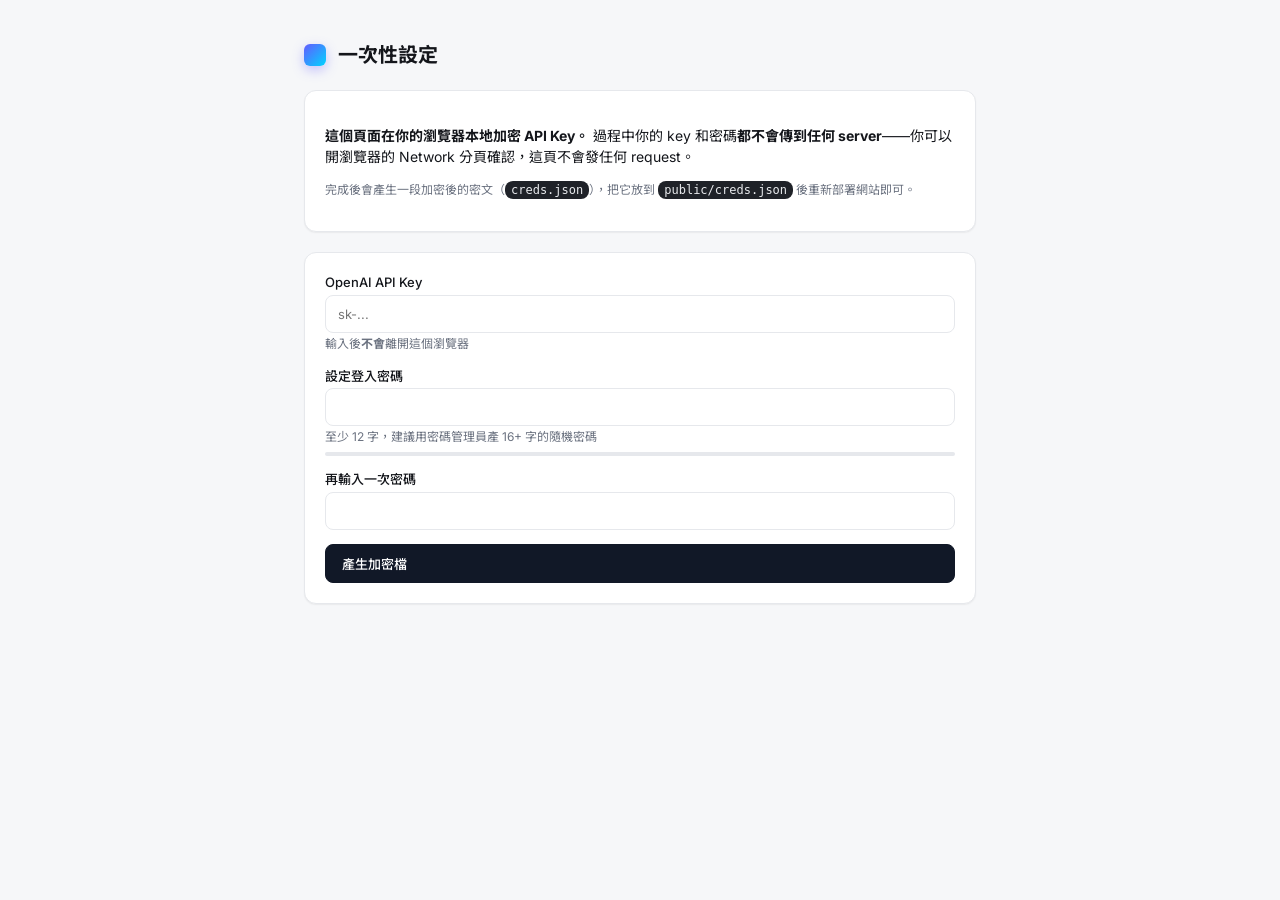
<file: public/setup.html>
<!DOCTYPE html>
<html lang="zh-Hant">
<head>
  <meta charset="UTF-8" />
  <meta name="viewport" content="width=device-width, initial-scale=1.0" />
  <title>一次性設定 · 批次照片去背</title>
  <link rel="preconnect" href="https://fonts.googleapis.com" />
  <link rel="preconnect" href="https://fonts.gstatic.com" crossorigin />
  <link href="https://fonts.googleapis.com/css2?family=Inter:wght@400;500;600;700&family=Noto+Sans+TC:wght@400;500;600;700&display=swap" rel="stylesheet" />
  <link rel="stylesheet" href="style.css" />
  <style>
    .setup-wrap {
      max-width: 720px;
      margin: 0 auto;
      padding: 40px 24px;
      display: flex;
      flex-direction: column;
      gap: 20px;
    }
    .setup-wrap h2 { margin: 0; font-size: 20px; }
    .setup-wrap p, .setup-wrap li { color: var(--text); }
    .setup-wrap .muted { color: var(--text-muted); }
    .setup-wrap pre, .setup-wrap code {
      background: #1f2228;
      color: #e8eaed;
      padding: 12px 14px;
      border-radius: 8px;
      font-family: ui-monospace, SFMono-Regular, "SF Mono", Menlo, monospace;
      font-size: 12px;
      overflow-x: auto;
      white-space: pre-wrap;
      word-break: break-all;
    }
    .setup-wrap code { padding: 2px 6px; }
    .setup-wrap form { display: flex; flex-direction: column; gap: 14px; }
    .setup-wrap form label { font-weight: 500; }
    .setup-wrap textarea#output {
      width: 100%;
      min-height: 220px;
      font-family: ui-monospace, SFMono-Regular, monospace;
      font-size: 12px;
    }
    .setup-wrap .row { display: flex; gap: 8px; flex-wrap: wrap; }
    .pw-meter {
      height: 4px;
      background: #e6e8ec;
      border-radius: 2px;
      overflow: hidden;
      margin-top: 4px;
    }
    .pw-meter > div {
      height: 100%;
      width: 0;
      transition: width 0.2s, background 0.2s;
    }
  </style>
</head>
<body>
  <div class="setup-wrap">
    <header class="brand">
      <span class="logo-dot"></span>
      <h2>一次性設定</h2>
    </header>

    <div class="card">
      <p><strong>這個頁面在你的瀏覽器本地加密 API Key。</strong> 過程中你的 key 和密碼<strong>都不會傳到任何 server</strong>——你可以開瀏覽器的 Network 分頁確認，這頁不會發任何 request。</p>
      <p class="muted">完成後會產生一段加密後的密文（<code>creds.json</code>），把它放到 <code>public/creds.json</code> 後重新部署網站即可。</p>
    </div>

    <div class="card">
      <form id="setupForm">
        <label>
          OpenAI API Key
          <input type="password" id="apiKey" required placeholder="sk-..." autocomplete="off" />
          <span class="hint muted">輸入後<strong>不會</strong>離開這個瀏覽器</span>
        </label>

        <label>
          設定登入密碼
          <input type="password" id="password" required minlength="12" autocomplete="new-password" />
          <span class="hint muted">至少 12 字，建議用密碼管理員產 16+ 字的隨機密碼</span>
          <div class="pw-meter"><div id="pwMeter"></div></div>
        </label>

        <label>
          再輸入一次密碼
          <input type="password" id="passwordConfirm" required minlength="12" autocomplete="new-password" />
        </label>

        <button type="submit" class="primary-btn" id="generateBtn">產生加密檔</button>
      </form>
    </div>

    <div id="resultCard" class="card" hidden>
      <h3 style="margin-top:0">✅ 加密完成</h3>
      <p>把下面這段內容存成 <code>public/creds.json</code>（取代現有的）：</p>
      <textarea id="output" readonly></textarea>
      <div class="row" style="margin-top:8px">
        <button id="copyBtn" class="ghost-btn" type="button">📋 複製</button>
        <button id="downloadBtn" class="ghost-btn" type="button">⬇️ 下載 creds.json</button>
      </div>

      <h4 style="margin-top:24px">怎麼讓網站生效</h4>
      <p>下載 <code>creds.json</code> 後，本地端跑：</p>
      <pre>cd /Users/jenniehuang/Claude/bg-remover
mv ~/Downloads/creds.json public/creds.json
git add public/creds.json && git commit -m "Update encrypted credentials" && git push
firebase deploy --only hosting</pre>
      <p class="muted">或直接把密文貼給 Claude，讓 Claude 幫你部署。</p>

      <p style="margin-top:16px"><strong>之後就可以到 <a href="/">首頁</a> 用 <code>hello@dearbb.design</code> + 你剛設的密碼登入。</strong></p>
    </div>
  </div>

  <div id="toast" class="toast hidden"></div>
  <script src="auth.js"></script>
  <script>
    const pw = document.getElementById('password');
    const meter = document.getElementById('pwMeter');
    pw.addEventListener('input', () => {
      const v = pw.value;
      let score = 0;
      if (v.length >= 12) score++;
      if (v.length >= 16) score++;
      if (/[a-z]/.test(v) && /[A-Z]/.test(v)) score++;
      if (/\d/.test(v)) score++;
      if (/[^A-Za-z0-9]/.test(v)) score++;
      const colors = ['#ef4444', '#f59e0b', '#f59e0b', '#10b981', '#10b981', '#10b981'];
      meter.style.width = (score / 5 * 100) + '%';
      meter.style.background = colors[score];
    });

    document.getElementById('setupForm').addEventListener('submit', async (e) => {
      e.preventDefault();
      const apiKey = document.getElementById('apiKey').value.trim();
      const password = document.getElementById('password').value;
      const confirm = document.getElementById('passwordConfirm').value;
      if (!apiKey.startsWith('sk-')) { alert('API Key 看起來不對（應該以 sk- 開頭）'); return; }
      if (password !== confirm) { alert('兩次密碼不一致'); return; }
      if (password.length < 12) { alert('密碼太短，至少 12 字'); return; }

      const btn = document.getElementById('generateBtn');
      btn.disabled = true;
      btn.textContent = '加密中…（約 1-2 秒）';
      try {
        const encrypted = await encryptSecret(apiKey, password);
        const creds = {
          username: 'hello@dearbb.design',
          ...encrypted,
        };
        document.getElementById('output').value = JSON.stringify(creds, null, 2);
        document.getElementById('resultCard').hidden = false;
        document.getElementById('resultCard').scrollIntoView({ behavior: 'smooth' });
      } catch (err) {
        alert('加密失敗：' + err.message);
      } finally {
        btn.disabled = false;
        btn.textContent = '產生加密檔';
      }
    });

    document.getElementById('copyBtn').addEventListener('click', async () => {
      const txt = document.getElementById('output').value;
      try {
        await navigator.clipboard.writeText(txt);
        showToast('已複製到剪貼簿', 'success');
      } catch {
        document.getElementById('output').select();
        document.execCommand('copy');
        showToast('已複製', 'success');
      }
    });

    document.getElementById('downloadBtn').addEventListener('click', () => {
      const txt = document.getElementById('output').value;
      const blob = new Blob([txt], { type: 'application/json' });
      const url = URL.createObjectURL(blob);
      const a = document.createElement('a');
      a.href = url;
      a.download = 'creds.json';
      document.body.appendChild(a);
      a.click();
      a.remove();
      URL.revokeObjectURL(url);
    });

    const toast = document.getElementById('toast');
    let toastTimer;
    function showToast(message, kind = '') {
      toast.textContent = message;
      toast.className = `toast ${kind}`;
      toast.classList.remove('hidden');
      clearTimeout(toastTimer);
      toastTimer = setTimeout(() => toast.classList.add('hidden'), 2000);
    }
  </script>
</body>
</html>
</file>
<file: public/style.css>
:root {
  --bg: #f6f7f9;
  --surface: #ffffff;
  --border: #e6e8ec;
  --border-strong: #d3d7df;
  --text: #14161b;
  --text-muted: #6b7280;
  --primary: #111827;
  --primary-hover: #000;
  --accent: #635bff;
  --accent-soft: #eeedff;
  --danger: #ef4444;
  --success: #10b981;
  --warning: #f59e0b;
  --radius: 12px;
  --radius-sm: 8px;
  --shadow-sm: 0 1px 2px rgba(20, 22, 27, 0.04), 0 1px 1px rgba(20, 22, 27, 0.02);
  --shadow-md: 0 4px 12px rgba(20, 22, 27, 0.06), 0 2px 4px rgba(20, 22, 27, 0.03);
  --shadow-lg: 0 24px 48px rgba(20, 22, 27, 0.16);
}

* { box-sizing: border-box; }

html, body {
  margin: 0;
  padding: 0;
  background: var(--bg);
  color: var(--text);
  font-family: "Inter", "Noto Sans TC", -apple-system, BlinkMacSystemFont, "Helvetica Neue", Arial, sans-serif;
  font-size: 14px;
  line-height: 1.5;
  -webkit-font-smoothing: antialiased;
}

button { font-family: inherit; }

.topbar {
  display: flex;
  align-items: center;
  justify-content: space-between;
  padding: 16px 28px;
  background: var(--surface);
  border-bottom: 1px solid var(--border);
  position: sticky;
  top: 0;
  z-index: 50;
}

.brand {
  display: flex;
  align-items: center;
  gap: 12px;
}

.topbar-right {
  display: flex;
  align-items: center;
  gap: 10px;
}

.topbar-right .muted { font-size: 12px; }

/* Login overlay */
.login-overlay {
  position: fixed;
  inset: 0;
  z-index: 500;
  background: linear-gradient(180deg, #f6f7f9 0%, #eceef3 100%);
  display: flex;
  align-items: center;
  justify-content: center;
  padding: 24px;
}

.login-overlay.hidden { display: none; }

.login-form {
  background: var(--surface);
  border: 1px solid var(--border);
  border-radius: var(--radius);
  padding: 32px;
  width: 100%;
  max-width: 380px;
  display: flex;
  flex-direction: column;
  gap: 14px;
  box-shadow: var(--shadow-lg);
}

.login-form .brand {
  justify-content: center;
  margin-bottom: 4px;
}

.login-form .brand h1 {
  font-size: 16px;
  margin: 0;
}

.login-form > p { margin: 0; font-size: 13px; }

.login-form label {
  font-size: 13px;
  font-weight: 500;
  display: flex;
  flex-direction: column;
  gap: 6px;
}

.login-form button[type="submit"] {
  width: 100%;
  justify-content: center;
  padding: 11px;
  font-size: 14px;
  margin-top: 4px;
}

.login-error {
  background: #fef2f2;
  border: 1px solid #fecaca;
  color: #991b1b;
  padding: 8px 12px;
  border-radius: var(--radius-sm);
  font-size: 13px;
  margin: 0;
}

.login-error.hidden,
#loggedInAs.hidden,
#logoutBtn.hidden,
#loginSetupHint.hidden { display: none; }

#loggedInAs {
  padding: 4px 10px;
  background: var(--bg);
  border: 1px solid var(--border);
  border-radius: 999px;
  font-size: 12px;
}

.brand h1 {
  margin: 0;
  font-size: 16px;
  font-weight: 600;
  letter-spacing: -0.01em;
}

.brand-sub {
  color: var(--text-muted);
  font-size: 12px;
  letter-spacing: 0.02em;
}

.logo-dot {
  width: 22px;
  height: 22px;
  border-radius: 6px;
  background: linear-gradient(135deg, #635bff 0%, #00d4ff 100%);
  box-shadow: 0 4px 12px rgba(99, 91, 255, 0.35);
}

.container {
  max-width: 1240px;
  margin: 0 auto;
  padding: 24px 28px 80px;
  display: flex;
  flex-direction: column;
  gap: 20px;
}

.card {
  background: var(--surface);
  border: 1px solid var(--border);
  border-radius: var(--radius);
  padding: 20px;
  box-shadow: var(--shadow-sm);
}

.settings .field { display: flex; flex-direction: column; gap: 6px; margin-bottom: 16px; }
.settings .field:last-child { margin-bottom: 0; }
.settings .field-row { display: grid; grid-template-columns: repeat(3, 1fr); gap: 16px; }
.settings .field-row .field { margin-bottom: 0; }

label {
  font-weight: 500;
  font-size: 13px;
  color: var(--text);
  display: flex;
  flex-direction: column;
  gap: 2px;
}

.hint {
  font-size: 12px;
  font-weight: 400;
  color: var(--text-muted);
}

input[type="password"],
input[type="text"],
textarea,
select {
  width: 100%;
  padding: 10px 12px;
  border: 1px solid var(--border);
  border-radius: var(--radius-sm);
  font-family: inherit;
  font-size: 13px;
  color: var(--text);
  background: var(--surface);
  outline: none;
  transition: border-color 0.15s, box-shadow 0.15s;
}

input:focus,
textarea:focus,
select:focus {
  border-color: var(--accent);
  box-shadow: 0 0 0 3px var(--accent-soft);
}

textarea {
  resize: vertical;
  min-height: 70px;
  line-height: 1.5;
  font-family: ui-monospace, SFMono-Regular, "SF Mono", Menlo, monospace;
}

.input-row {
  display: flex;
  gap: 8px;
}

.input-row input { flex: 1; }

button.primary-btn,
button.ghost-btn,
button.link-btn {
  cursor: pointer;
  font-size: 13px;
  font-weight: 500;
  border-radius: var(--radius-sm);
  transition: all 0.15s;
  display: inline-flex;
  align-items: center;
  gap: 6px;
  white-space: nowrap;
}

button.primary-btn {
  background: var(--primary);
  color: #fff;
  border: 1px solid var(--primary);
  padding: 9px 16px;
}

button.primary-btn:hover:not(:disabled) {
  background: var(--primary-hover);
}

button.primary-btn.outline {
  background: var(--surface);
  color: var(--primary);
}

button.primary-btn.outline:hover:not(:disabled) {
  background: var(--bg);
}

button.ghost-btn {
  background: var(--surface);
  color: var(--text);
  border: 1px solid var(--border);
  padding: 9px 14px;
}

button.ghost-btn:hover:not(:disabled) {
  border-color: var(--border-strong);
  background: var(--bg);
}

button:disabled {
  opacity: 0.4;
  cursor: not-allowed;
}

button.link-btn {
  background: none;
  border: none;
  color: var(--accent);
  padding: 0;
  text-decoration: underline;
}

.dropzone {
  border: 2px dashed var(--border-strong);
  border-radius: var(--radius);
  background: var(--surface);
  padding: 48px 24px;
  text-align: center;
  transition: border-color 0.15s, background 0.15s;
  cursor: pointer;
}

.dropzone:hover,
.dropzone.drag {
  border-color: var(--accent);
  background: var(--accent-soft);
}

.dropzone-inner {
  display: flex;
  flex-direction: column;
  align-items: center;
  gap: 8px;
  color: var(--text-muted);
}

.dropzone svg { color: var(--accent); margin-bottom: 4px; }
.dropzone p { margin: 0; }
.dropzone strong { color: var(--text); }
.muted { color: var(--text-muted); font-size: 12px; }

.action-bar {
  display: flex;
  justify-content: space-between;
  align-items: center;
  gap: 12px;
  background: var(--surface);
  border: 1px solid var(--border);
  border-radius: var(--radius);
  padding: 12px 16px;
  box-shadow: var(--shadow-sm);
}

.action-bar .left,
.action-bar .right {
  display: flex;
  align-items: center;
  gap: 12px;
  flex-wrap: wrap;
}

.counter {
  color: var(--text-muted);
  font-size: 13px;
}

.checkbox {
  display: inline-flex;
  align-items: center;
  gap: 6px;
  font-size: 13px;
  cursor: pointer;
  user-select: none;
}

.checkbox input { width: 16px; height: 16px; accent-color: var(--accent); cursor: pointer; }

.grid {
  display: grid;
  grid-template-columns: repeat(auto-fill, minmax(220px, 1fr));
  gap: 16px;
}

.photo-card {
  background: var(--surface);
  border: 1px solid var(--border);
  border-radius: var(--radius);
  overflow: hidden;
  display: flex;
  flex-direction: column;
  box-shadow: var(--shadow-sm);
  transition: transform 0.15s, box-shadow 0.15s;
}

.photo-card:hover {
  transform: translateY(-1px);
  box-shadow: var(--shadow-md);
}

.photo-card-head {
  display: flex;
  align-items: center;
  gap: 8px;
  padding: 10px 12px;
  border-bottom: 1px solid var(--border);
}

.photo-card-head .filename {
  flex: 1;
  font-size: 12px;
  color: var(--text);
  white-space: nowrap;
  overflow: hidden;
  text-overflow: ellipsis;
}

.photo-card-head .elapsed {
  font-size: 11px;
  font-variant-numeric: tabular-nums;
  background: var(--bg);
  border: 1px solid var(--border);
  padding: 2px 6px;
  border-radius: 999px;
  flex-shrink: 0;
}

.photo-card-head .elapsed:empty { display: none; }

.icon-btn {
  background: none;
  border: none;
  cursor: pointer;
  color: var(--text-muted);
  font-size: 18px;
  line-height: 1;
  padding: 2px 6px;
  border-radius: 4px;
}

.icon-btn:hover { color: var(--danger); background: #fef2f2; }

.thumb {
  position: relative;
  aspect-ratio: 1 / 1;
  background: #f0f1f3;
  overflow: hidden;
}

.thumb-img {
  width: 100%;
  height: 100%;
  object-fit: contain;
  display: block;
}

.checker {
  background-image:
    linear-gradient(45deg, #e9ebef 25%, transparent 25%),
    linear-gradient(-45deg, #e9ebef 25%, transparent 25%),
    linear-gradient(45deg, transparent 75%, #e9ebef 75%),
    linear-gradient(-45deg, transparent 75%, #e9ebef 75%);
  background-size: 16px 16px;
  background-position: 0 0, 0 8px, 8px -8px, -8px 0;
  background-color: #f7f8fa;
}

.status-overlay {
  position: absolute;
  inset: 0;
  display: flex;
  align-items: center;
  justify-content: center;
  background: rgba(255, 255, 255, 0.7);
  backdrop-filter: blur(2px);
  font-size: 12px;
  color: var(--text);
  font-weight: 500;
  transition: opacity 0.2s;
}

.status-overlay.hidden { opacity: 0; pointer-events: none; }

.status-label {
  background: var(--surface);
  border: 1px solid var(--border);
  padding: 6px 12px;
  border-radius: 999px;
  display: inline-flex;
  align-items: center;
  gap: 6px;
  box-shadow: var(--shadow-sm);
}

.status-label.processing::before {
  content: "";
  width: 10px;
  height: 10px;
  border: 2px solid var(--accent);
  border-top-color: transparent;
  border-radius: 50%;
  animation: spin 0.8s linear infinite;
}

.status-label.done {
  background: #ecfdf5;
  border-color: #a7f3d0;
  color: #065f46;
}

.status-label.error {
  background: #fef2f2;
  border-color: #fecaca;
  color: #991b1b;
}

@keyframes spin { to { transform: rotate(360deg); } }

.photo-card-foot {
  display: flex;
  gap: 8px;
  padding: 10px 12px;
  border-top: 1px solid var(--border);
}

.photo-card-foot button {
  flex: 1;
  padding: 7px 10px;
  font-size: 12px;
  justify-content: center;
}

.empty {
  text-align: center;
  padding: 60px 20px;
  color: var(--text-muted);
  font-size: 14px;
}

.empty.hidden { display: none; }
.hidden { display: none !important; }

/* Modal */
.modal {
  position: fixed;
  inset: 0;
  z-index: 100;
  display: flex;
  align-items: center;
  justify-content: center;
  padding: 24px;
}

.modal-backdrop {
  position: absolute;
  inset: 0;
  background: rgba(20, 22, 27, 0.6);
  backdrop-filter: blur(4px);
}

.modal-body {
  position: relative;
  background: var(--surface);
  border-radius: var(--radius);
  padding: 24px;
  max-width: 880px;
  width: 100%;
  max-height: 90vh;
  overflow: auto;
  box-shadow: var(--shadow-lg);
  display: flex;
  flex-direction: column;
  gap: 16px;
}

.modal-body h3 {
  margin: 0;
  font-size: 16px;
  font-weight: 600;
}

.modal-close {
  position: absolute;
  top: 12px;
  right: 16px;
  background: none;
  border: none;
  font-size: 28px;
  line-height: 1;
  color: var(--text-muted);
  cursor: pointer;
  padding: 4px 10px;
  border-radius: 6px;
}

.modal-close:hover { background: var(--bg); color: var(--text); }

.modal-actions {
  display: flex;
  justify-content: flex-end;
  gap: 8px;
}

.compare {
  position: relative;
  width: 100%;
  aspect-ratio: 1 / 1;
  max-height: 65vh;
  user-select: none;
  border-radius: var(--radius-sm);
  overflow: hidden;
  background-image:
    linear-gradient(45deg, #e9ebef 25%, transparent 25%),
    linear-gradient(-45deg, #e9ebef 25%, transparent 25%),
    linear-gradient(45deg, transparent 75%, #e9ebef 75%),
    linear-gradient(-45deg, transparent 75%, #e9ebef 75%);
  background-size: 20px 20px;
  background-position: 0 0, 0 10px, 10px -10px, -10px 0;
  background-color: #f7f8fa;
  cursor: ew-resize;
}

.compare-pane {
  position: absolute;
  inset: 0;
  display: flex;
  align-items: center;
  justify-content: center;
  overflow: hidden;
}

.compare-pane img {
  width: 100%;
  height: 100%;
  object-fit: contain;
  pointer-events: none;
}

.compare-pane.after {
  clip-path: inset(0 0 0 50%);
}

.compare-handle {
  position: absolute;
  top: 0;
  bottom: 0;
  left: 50%;
  width: 2px;
  background: #fff;
  box-shadow: 0 0 0 1px rgba(0, 0, 0, 0.15), 0 4px 12px rgba(0, 0, 0, 0.2);
  transform: translateX(-50%);
  pointer-events: none;
}

.compare-handle span {
  position: absolute;
  top: 50%;
  left: 50%;
  transform: translate(-50%, -50%);
  width: 36px;
  height: 36px;
  border-radius: 50%;
  background: #fff;
  box-shadow: 0 4px 12px rgba(0, 0, 0, 0.2);
  display: flex;
  align-items: center;
  justify-content: center;
}

.compare-handle span::before,
.compare-handle span::after {
  content: "";
  position: absolute;
  width: 0;
  height: 0;
  border-top: 5px solid transparent;
  border-bottom: 5px solid transparent;
}

.compare-handle span::before {
  border-right: 6px solid var(--text);
  left: 9px;
}

.compare-handle span::after {
  border-left: 6px solid var(--text);
  right: 9px;
}

/* Toast */
.toast {
  position: fixed;
  bottom: 24px;
  left: 50%;
  transform: translateX(-50%);
  background: var(--primary);
  color: #fff;
  padding: 10px 18px;
  border-radius: 999px;
  font-size: 13px;
  z-index: 200;
  box-shadow: var(--shadow-lg);
  animation: toast-in 0.2s ease;
}

.toast.error { background: var(--danger); }
.toast.success { background: var(--success); }

@keyframes toast-in {
  from { opacity: 0; transform: translate(-50%, 8px); }
  to { opacity: 1; transform: translate(-50%, 0); }
}

@media (max-width: 720px) {
  .topbar { padding: 12px 14px; gap: 8px; }
  .topbar-right { gap: 6px; }
  .topbar-right .ghost-btn { padding: 7px 10px; font-size: 12px; }
  .topbar-right .ghost-btn svg { display: none; }
  #loggedInAs { display: none !important; }
  .brand h1 { font-size: 15px; }
  .container { padding: 16px; }
  .settings .field-row { grid-template-columns: 1fr; }
  .action-bar { flex-direction: column; align-items: stretch; }
  .action-bar .right { justify-content: stretch; }
  .action-bar .right button { flex: 1; justify-content: center; }
  .brand-sub { display: none; }
}
</file>
